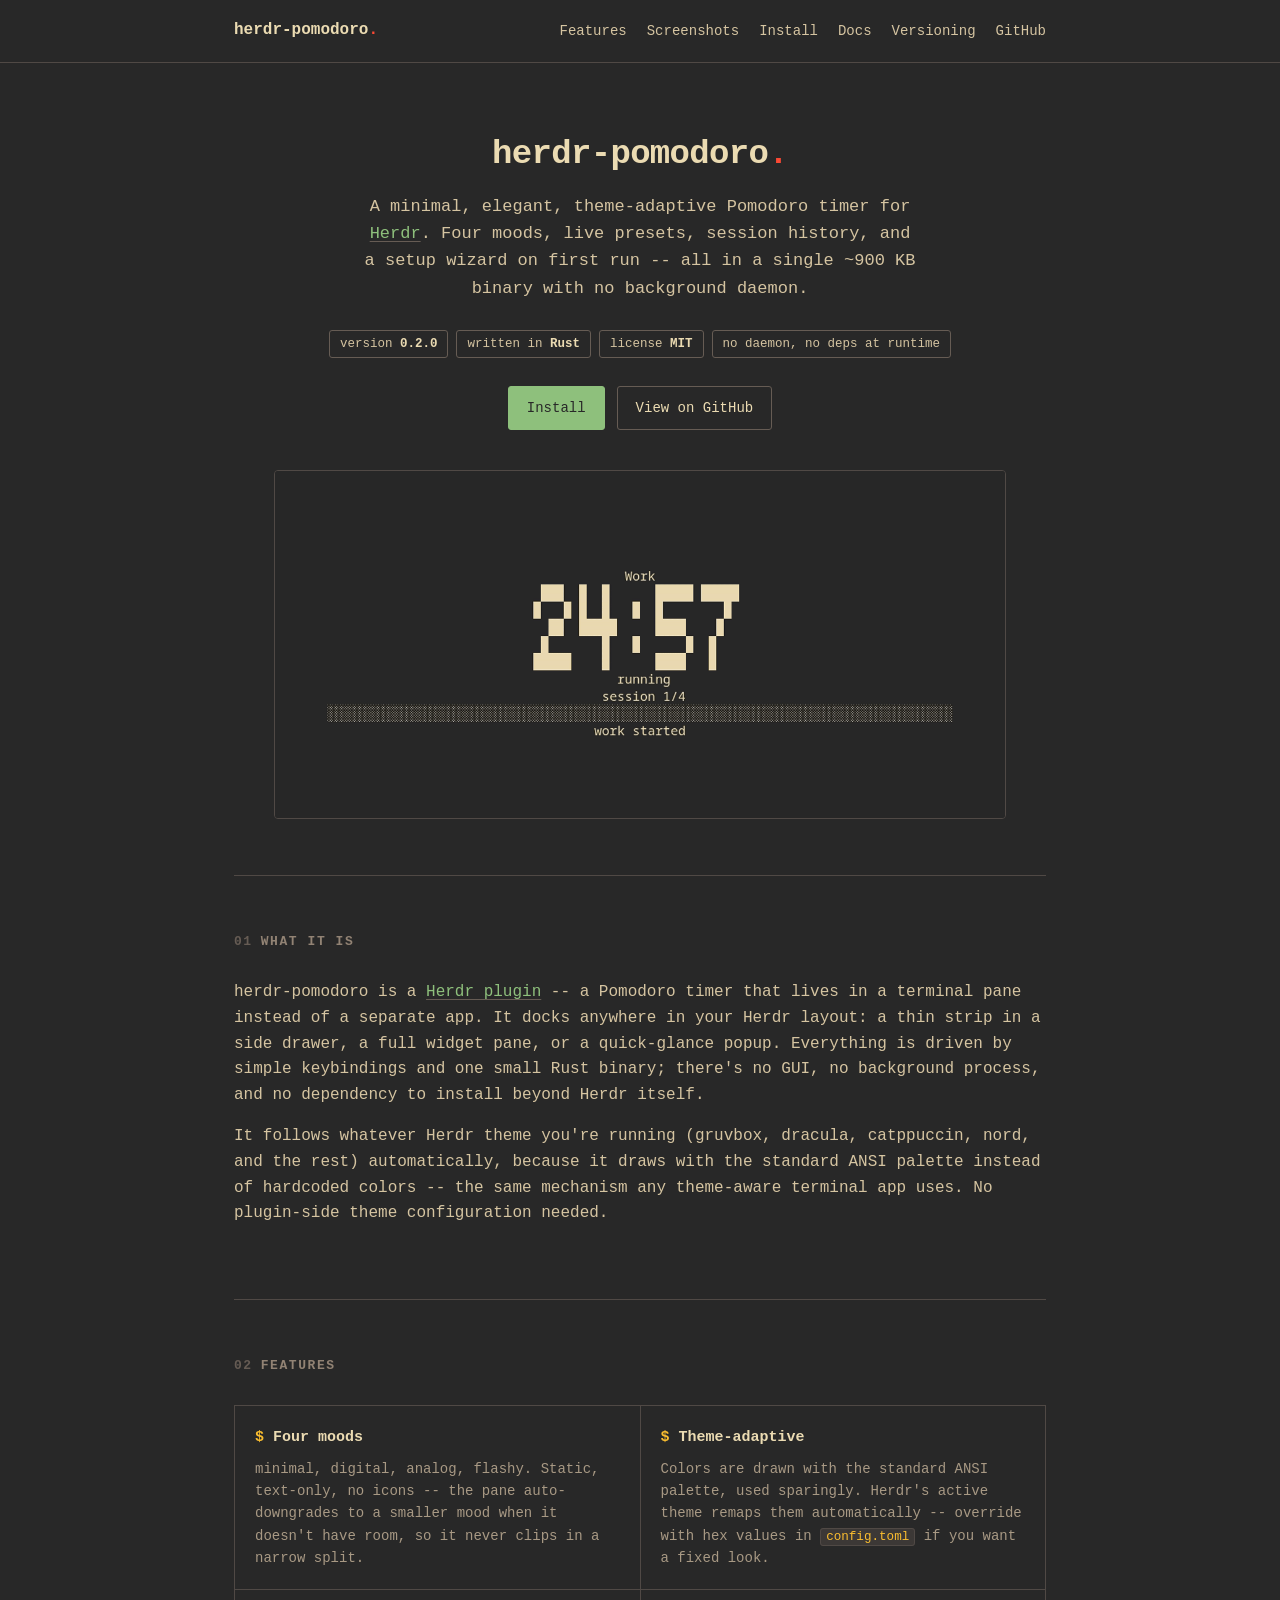
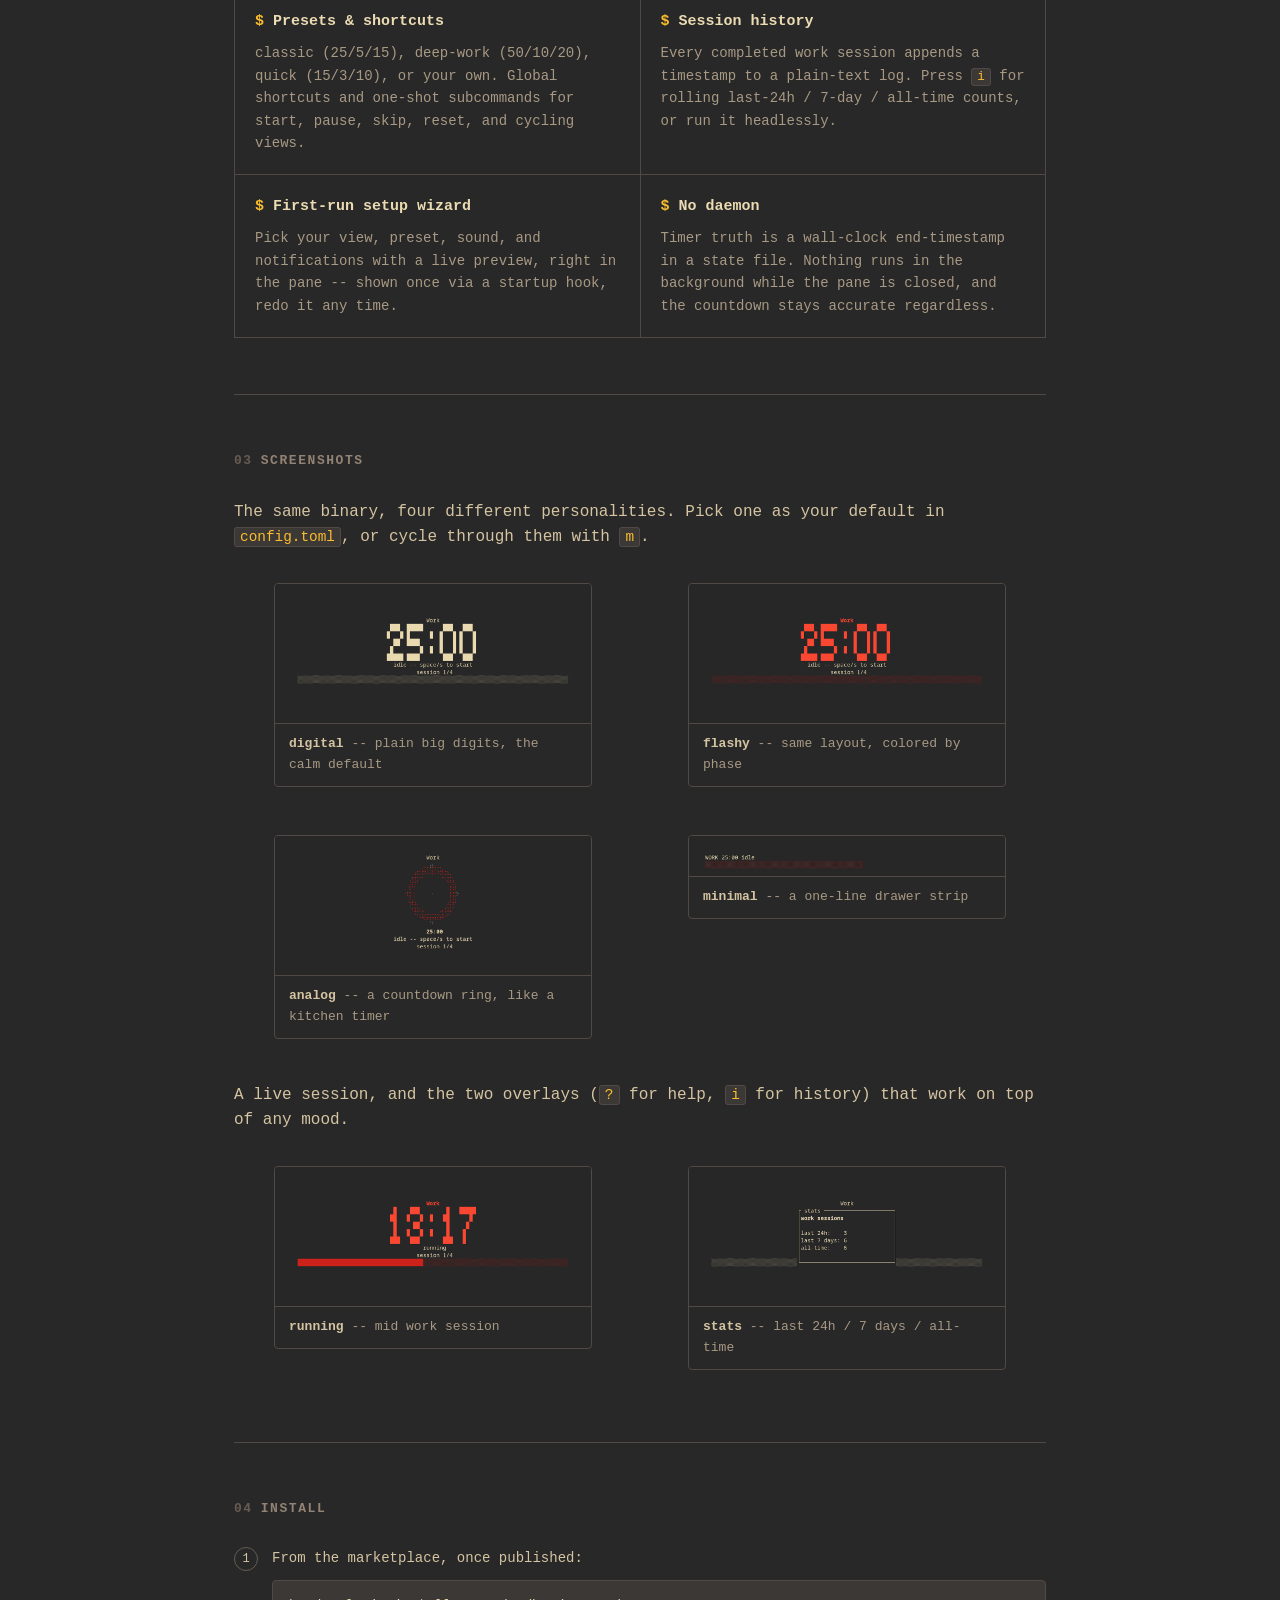
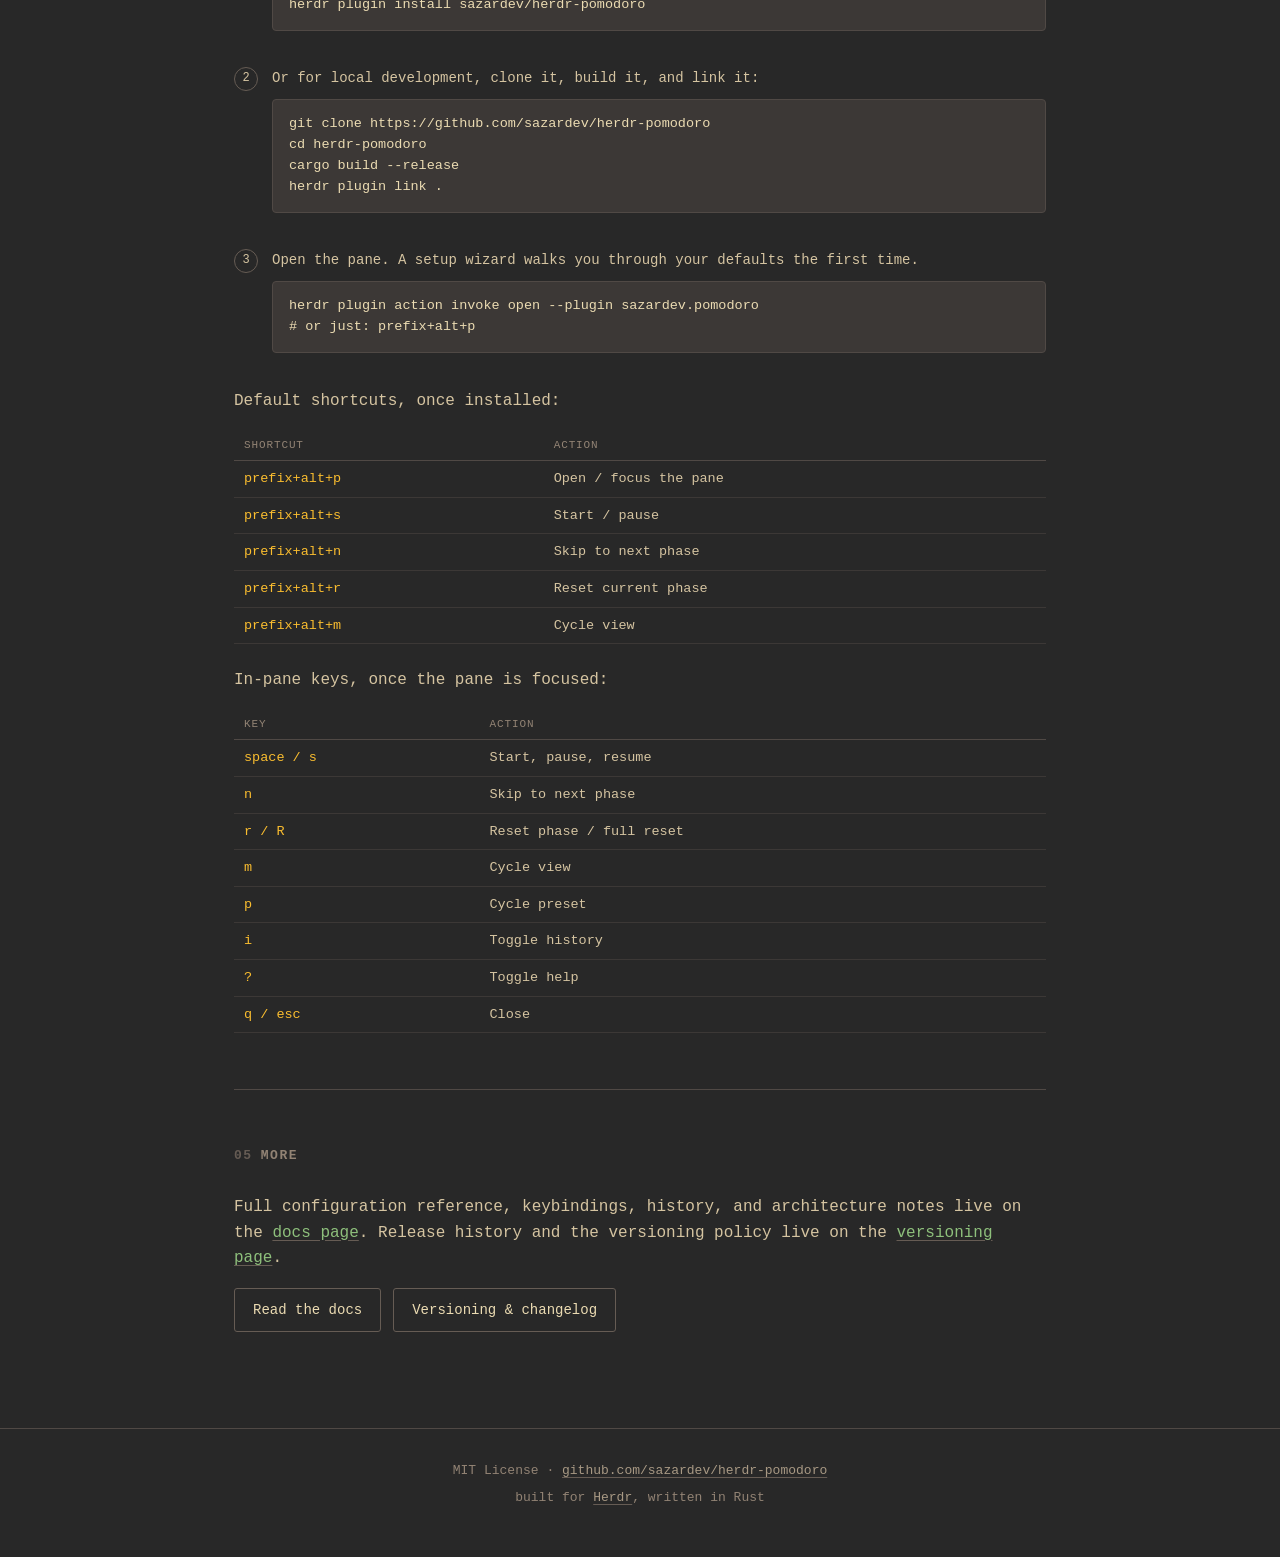
<file: site/index.html>
<!doctype html>
<html lang="en">
<head>
<meta charset="utf-8">
<meta name="viewport" content="width=device-width, initial-scale=1">
<title>herdr-pomodoro -- a minimal Pomodoro timer for Herdr</title>
<meta name="description" content="A minimal, elegant, theme-adaptive Pomodoro timer plugin for Herdr. Four moods, presets, history, and a first-run setup wizard -- ~900KB, no daemon.">
<link rel="stylesheet" href="style.css">
</head>
<body>

<header class="site">
  <nav class="nav">
    <a class="brand" href="#top">herdr-pomodoro<span class="dot">.</span></a>
    <div class="nav-links">
      <a href="index.html#features">Features</a>
      <a href="index.html#screenshots">Screenshots</a>
      <a href="index.html#install">Install</a>
      <a href="docs.html">Docs</a>
      <a href="versioning.html">Versioning</a>
      <a href="https://github.com/sazardev/herdr-pomodoro">GitHub</a>
    </div>
  </nav>
</header>

<main class="wrap" id="top">

  <section class="hero" style="border-top:none;">
    <h1>herdr-pomodoro<span class="dot">.</span></h1>
    <p class="tagline">
      A minimal, elegant, theme-adaptive Pomodoro timer for
      <a href="https://herdr.dev">Herdr</a>. Four moods, live presets,
      session history, and a setup wizard on first run -- all in a single
      ~900&nbsp;KB binary with no background daemon.
    </p>

    <div class="badges">
      <span class="badge">version <b>0.2.0</b></span>
      <span class="badge">written in <b>Rust</b></span>
      <span class="badge">license <b>MIT</b></span>
      <span class="badge">no daemon, no deps at runtime</span>
    </div>

    <div class="cta-row">
      <a class="btn primary" href="#install">Install</a>
      <a class="btn" href="https://github.com/sazardev/herdr-pomodoro">View on GitHub</a>
    </div>

    <figure class="demo-frame">
      <img src="assets/demo.gif" alt="Terminal recording of herdr-pomodoro: starting a session, skipping a phase, cycling through minimal, digital, analog and flashy views, and opening the help and stats overlays.">
    </figure>
  </section>

  <section id="what">
    <h2><span class="n">01</span>What it is</h2>
    <p>
      herdr-pomodoro is a <a href="https://herdr.dev/docs/plugins/">Herdr plugin</a>
      -- a Pomodoro timer that lives in a terminal pane instead of a separate
      app. It docks anywhere in your Herdr layout: a thin strip in a side
      drawer, a full widget pane, or a quick-glance popup. Everything is
      driven by simple keybindings and one small Rust binary; there's no
      GUI, no background process, and no dependency to install beyond Herdr
      itself.
    </p>
    <p>
      It follows whatever Herdr theme you're running (gruvbox, dracula,
      catppuccin, nord, and the rest) automatically, because it draws with
      the standard ANSI palette instead of hardcoded colors -- the same
      mechanism any theme-aware terminal app uses. No plugin-side theme
      configuration needed.
    </p>
  </section>

  <section id="features">
    <h2><span class="n">02</span>Features</h2>
    <div class="grid">
      <div class="card">
        <h3><span class="k">$</span> Four moods</h3>
        <p>minimal, digital, analog, flashy. Static, text-only, no icons --
        the pane auto-downgrades to a smaller mood when it doesn't have
        room, so it never clips in a narrow split.</p>
      </div>
      <div class="card">
        <h3><span class="k">$</span> Theme-adaptive</h3>
        <p>Colors are drawn with the standard ANSI palette, used sparingly.
        Herdr's active theme remaps them automatically -- override with hex
        values in <code>config.toml</code> if you want a fixed look.</p>
      </div>
      <div class="card">
        <h3><span class="k">$</span> Presets & shortcuts</h3>
        <p>classic (25/5/15), deep-work (50/10/20), quick (15/3/10), or your
        own. Global shortcuts and one-shot subcommands for start, pause,
        skip, reset, and cycling views.</p>
      </div>
      <div class="card">
        <h3><span class="k">$</span> Session history</h3>
        <p>Every completed work session appends a timestamp to a plain-text
        log. Press <code>i</code> for rolling last-24h / 7-day / all-time
        counts, or run it headlessly.</p>
      </div>
      <div class="card">
        <h3><span class="k">$</span> First-run setup wizard</h3>
        <p>Pick your view, preset, sound, and notifications with a live
        preview, right in the pane -- shown once via a startup hook, redo it
        any time.</p>
      </div>
      <div class="card">
        <h3><span class="k">$</span> No daemon</h3>
        <p>Timer truth is a wall-clock end-timestamp in a state file.
        Nothing runs in the background while the pane is closed, and the
        countdown stays accurate regardless.</p>
      </div>
    </div>
  </section>

  <section id="screenshots">
    <h2><span class="n">03</span>Screenshots</h2>
    <p>The same binary, four different personalities. Pick one as your
    default in <code>config.toml</code>, or cycle through them with
    <code>m</code>.</p>

    <div class="shots">
      <figure class="shot">
        <img src="assets/screenshot-digital.png" alt="digital mood: plain big block digits, the calm default">
        <figcaption><b>digital</b> -- plain big digits, the calm default</figcaption>
      </figure>
      <figure class="shot">
        <img src="assets/screenshot-flashy.png" alt="flashy mood: same layout as digital, colored by phase">
        <figcaption><b>flashy</b> -- same layout, colored by phase</figcaption>
      </figure>
      <figure class="shot">
        <img src="assets/screenshot-analog.png" alt="analog mood: a countdown ring, like a kitchen visual timer">
        <figcaption><b>analog</b> -- a countdown ring, like a kitchen timer</figcaption>
      </figure>
      <figure class="shot">
        <img src="assets/screenshot-minimal.png" alt="minimal mood: a one-line drawer strip">
        <figcaption><b>minimal</b> -- a one-line drawer strip</figcaption>
      </figure>
    </div>

    <p style="margin-top:28px;">A live session, and the two overlays
    (<code>?</code> for help, <code>i</code> for history) that work on top
    of any mood.</p>

    <div class="shots overlays">
      <figure class="shot">
        <img src="assets/screenshot-running.png" alt="a work session in progress, flashy mood, red progress bar about half full">
        <figcaption><b>running</b> -- mid work session</figcaption>
      </figure>
      <figure class="shot">
        <img src="assets/screenshot-stats.png" alt="the stats overlay showing rolling work session counts">
        <figcaption><b>stats</b> -- last 24h / 7 days / all-time</figcaption>
      </figure>
    </div>
  </section>

  <section id="install">
    <h2><span class="n">04</span>Install</h2>

    <div class="step">
      <div class="num">1</div>
      <div class="body">
        <p>From the marketplace, once published:</p>
        <pre><code>herdr plugin install sazardev/herdr-pomodoro</code></pre>
      </div>
    </div>

    <div class="step">
      <div class="num">2</div>
      <div class="body">
        <p>Or for local development, clone it, build it, and link it:</p>
        <pre><code>git clone https://github.com/sazardev/herdr-pomodoro
cd herdr-pomodoro
cargo build --release
herdr plugin link .</code></pre>
      </div>
    </div>

    <div class="step">
      <div class="num">3</div>
      <div class="body">
        <p>Open the pane. A setup wizard walks you through your defaults
        the first time.</p>
        <pre><code>herdr plugin action invoke open --plugin sazardev.pomodoro
# or just: prefix+alt+p</code></pre>
      </div>
    </div>

    <p>Default shortcuts, once installed:</p>
    <table class="keys">
      <tr><th>shortcut</th><th>action</th></tr>
      <tr><td>prefix+alt+p</td><td>Open / focus the pane</td></tr>
      <tr><td>prefix+alt+s</td><td>Start / pause</td></tr>
      <tr><td>prefix+alt+n</td><td>Skip to next phase</td></tr>
      <tr><td>prefix+alt+r</td><td>Reset current phase</td></tr>
      <tr><td>prefix+alt+m</td><td>Cycle view</td></tr>
    </table>

    <p style="margin-top:24px;">In-pane keys, once the pane is focused:</p>
    <table class="keys">
      <tr><th>key</th><th>action</th></tr>
      <tr><td>space / s</td><td>Start, pause, resume</td></tr>
      <tr><td>n</td><td>Skip to next phase</td></tr>
      <tr><td>r / R</td><td>Reset phase / full reset</td></tr>
      <tr><td>m</td><td>Cycle view</td></tr>
      <tr><td>p</td><td>Cycle preset</td></tr>
      <tr><td>i</td><td>Toggle history</td></tr>
      <tr><td>?</td><td>Toggle help</td></tr>
      <tr><td>q / esc</td><td>Close</td></tr>
    </table>
  </section>

  <section id="more">
    <h2><span class="n">05</span>More</h2>
    <p>
      Full configuration reference, keybindings, history, and architecture
      notes live on the <a href="docs.html">docs page</a>. Release history
      and the versioning policy live on the
      <a href="versioning.html">versioning page</a>.
    </p>
    <div class="cta-row" style="justify-content:flex-start;">
      <a class="btn" href="docs.html">Read the docs</a>
      <a class="btn" href="versioning.html">Versioning &amp; changelog</a>
    </div>
  </section>

</main>

<footer>
  <div>MIT License &middot; <a href="https://github.com/sazardev/herdr-pomodoro">github.com/sazardev/herdr-pomodoro</a></div>
  <div class="made">built for <a href="https://herdr.dev">Herdr</a>, written in Rust</div>
</footer>

</body>
</html>
</file>
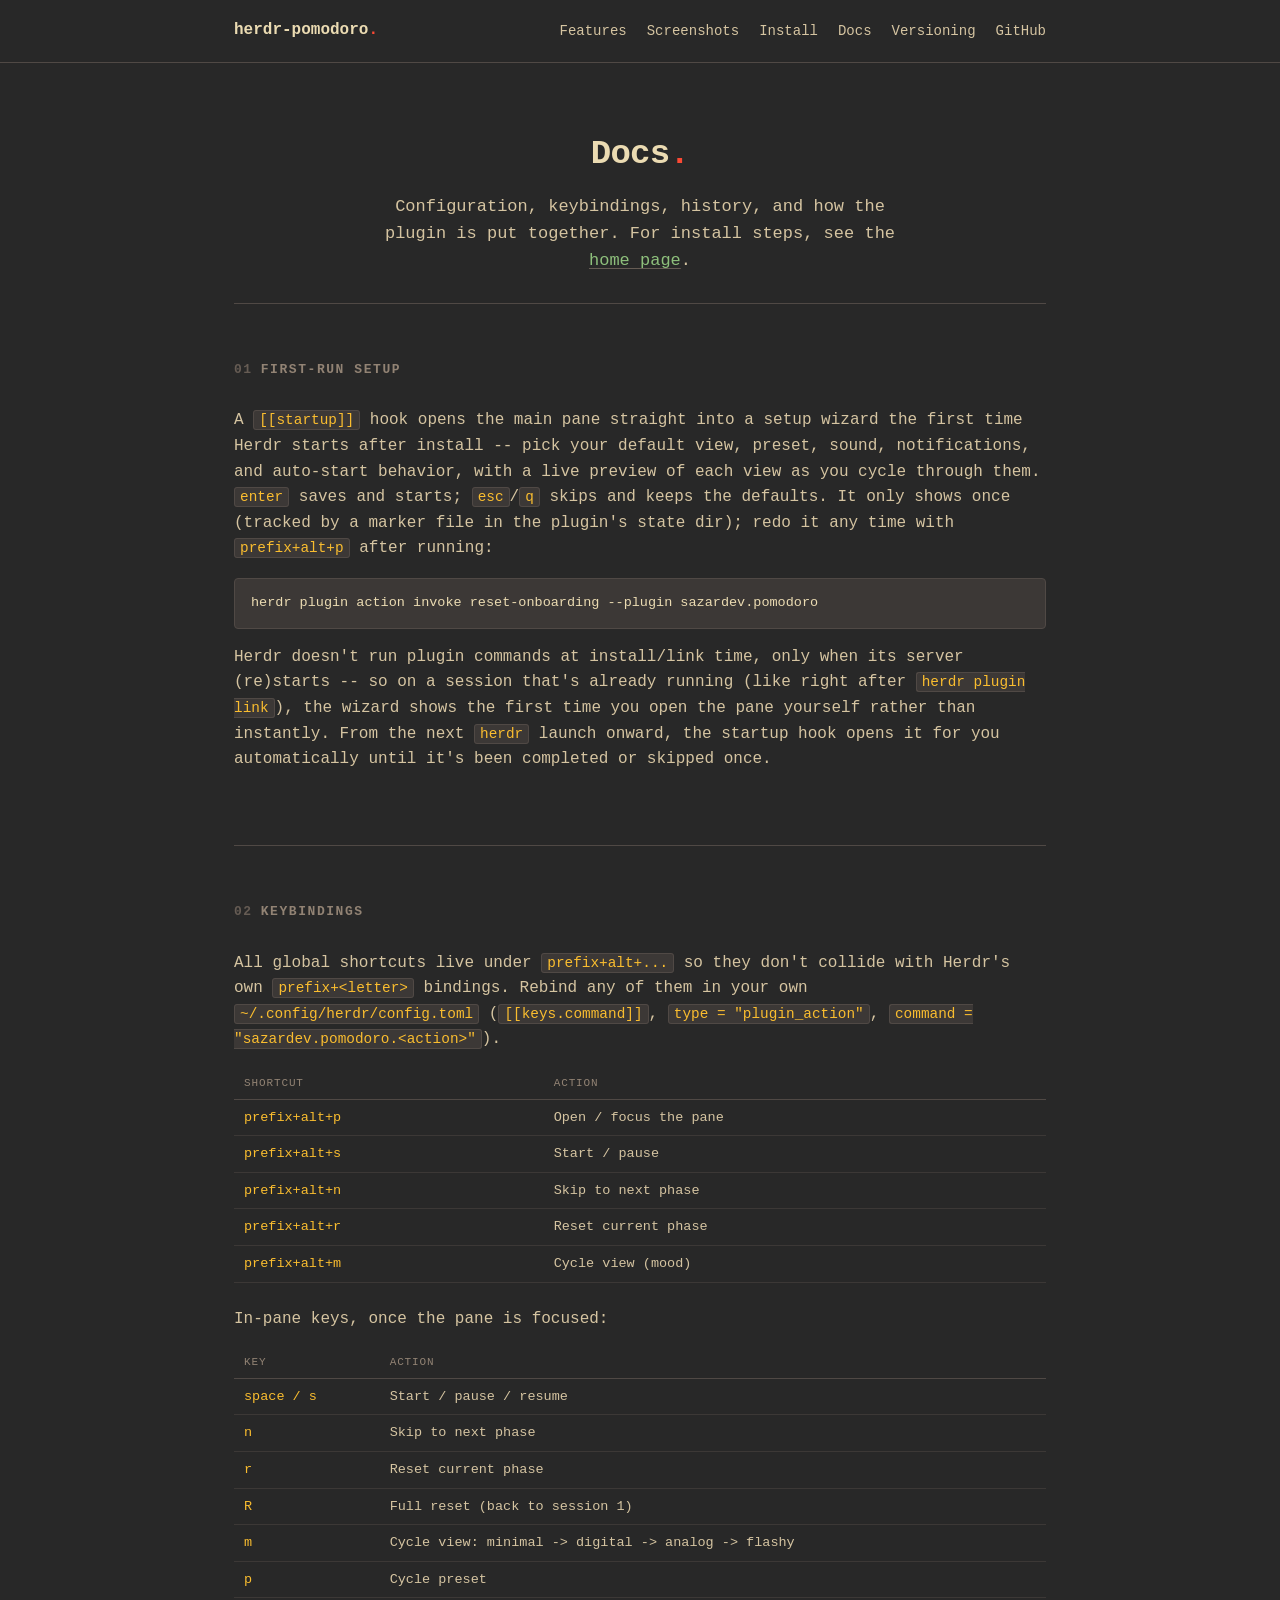
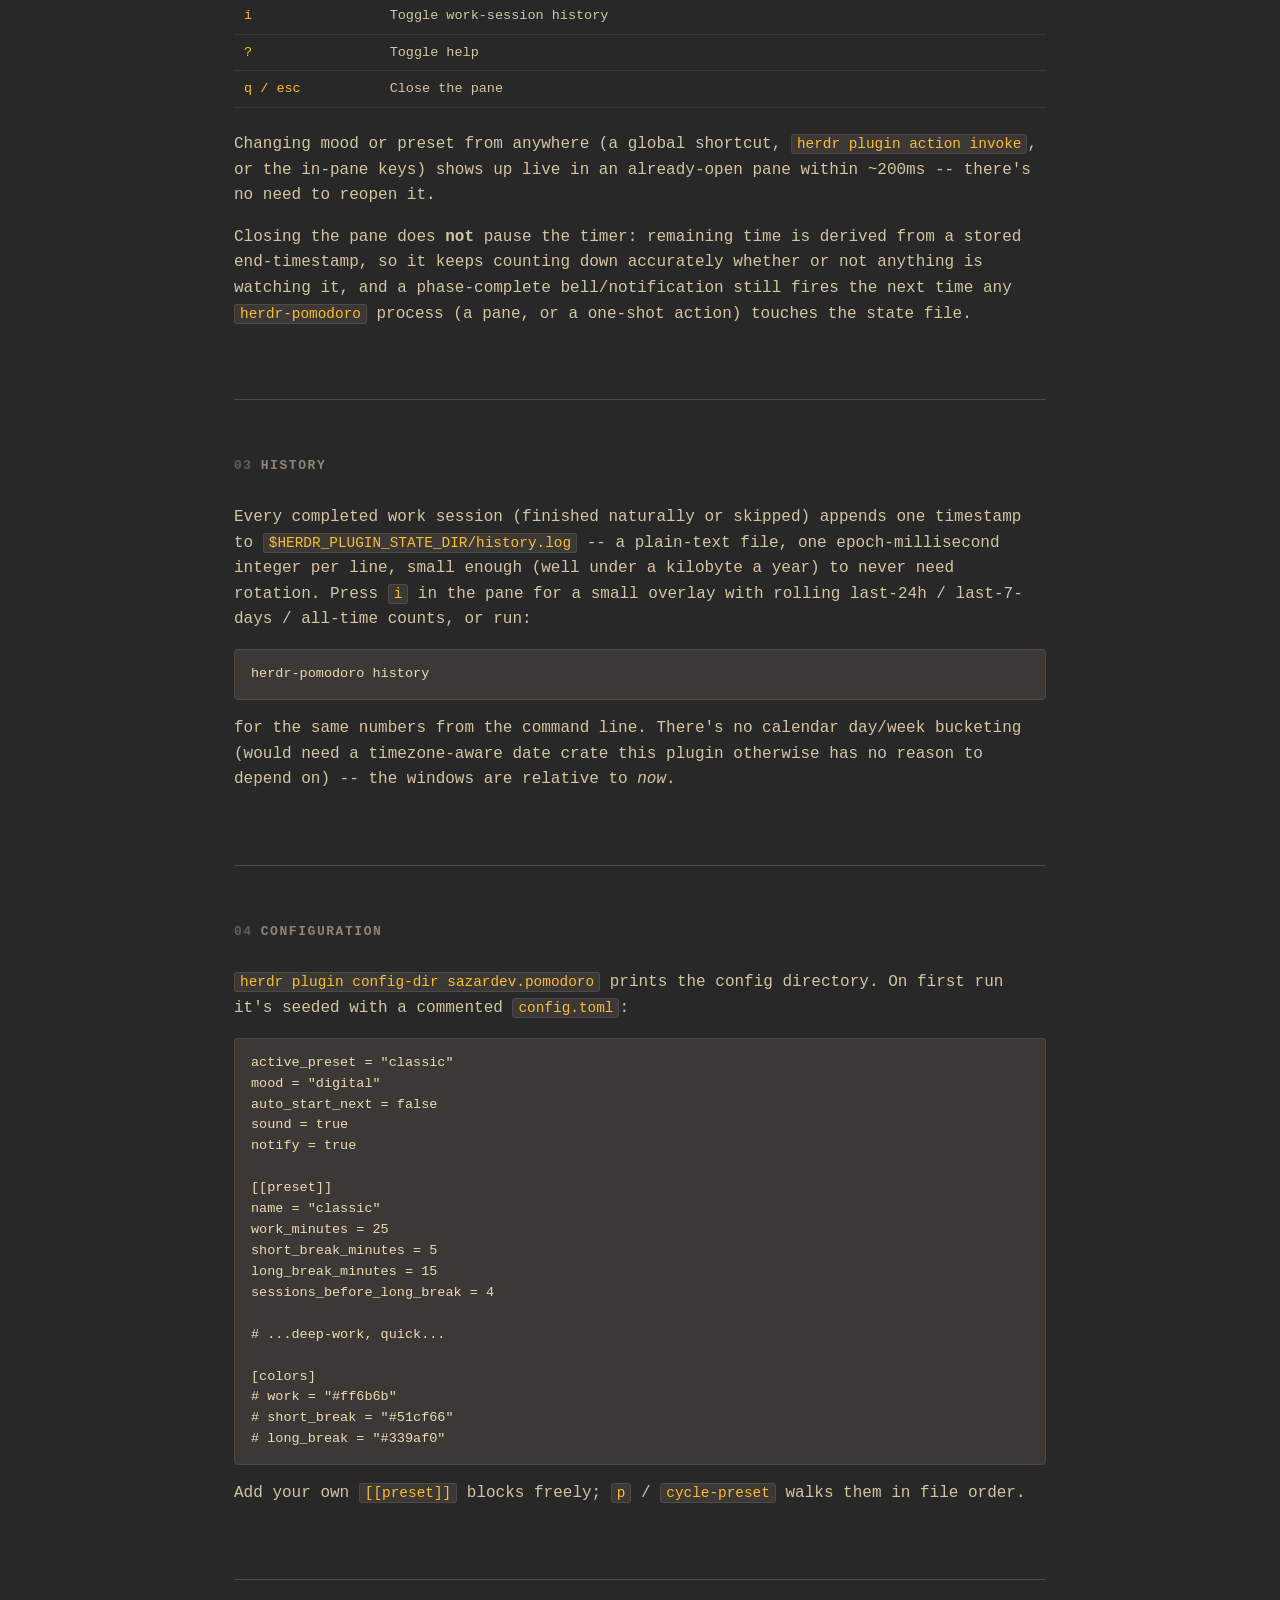
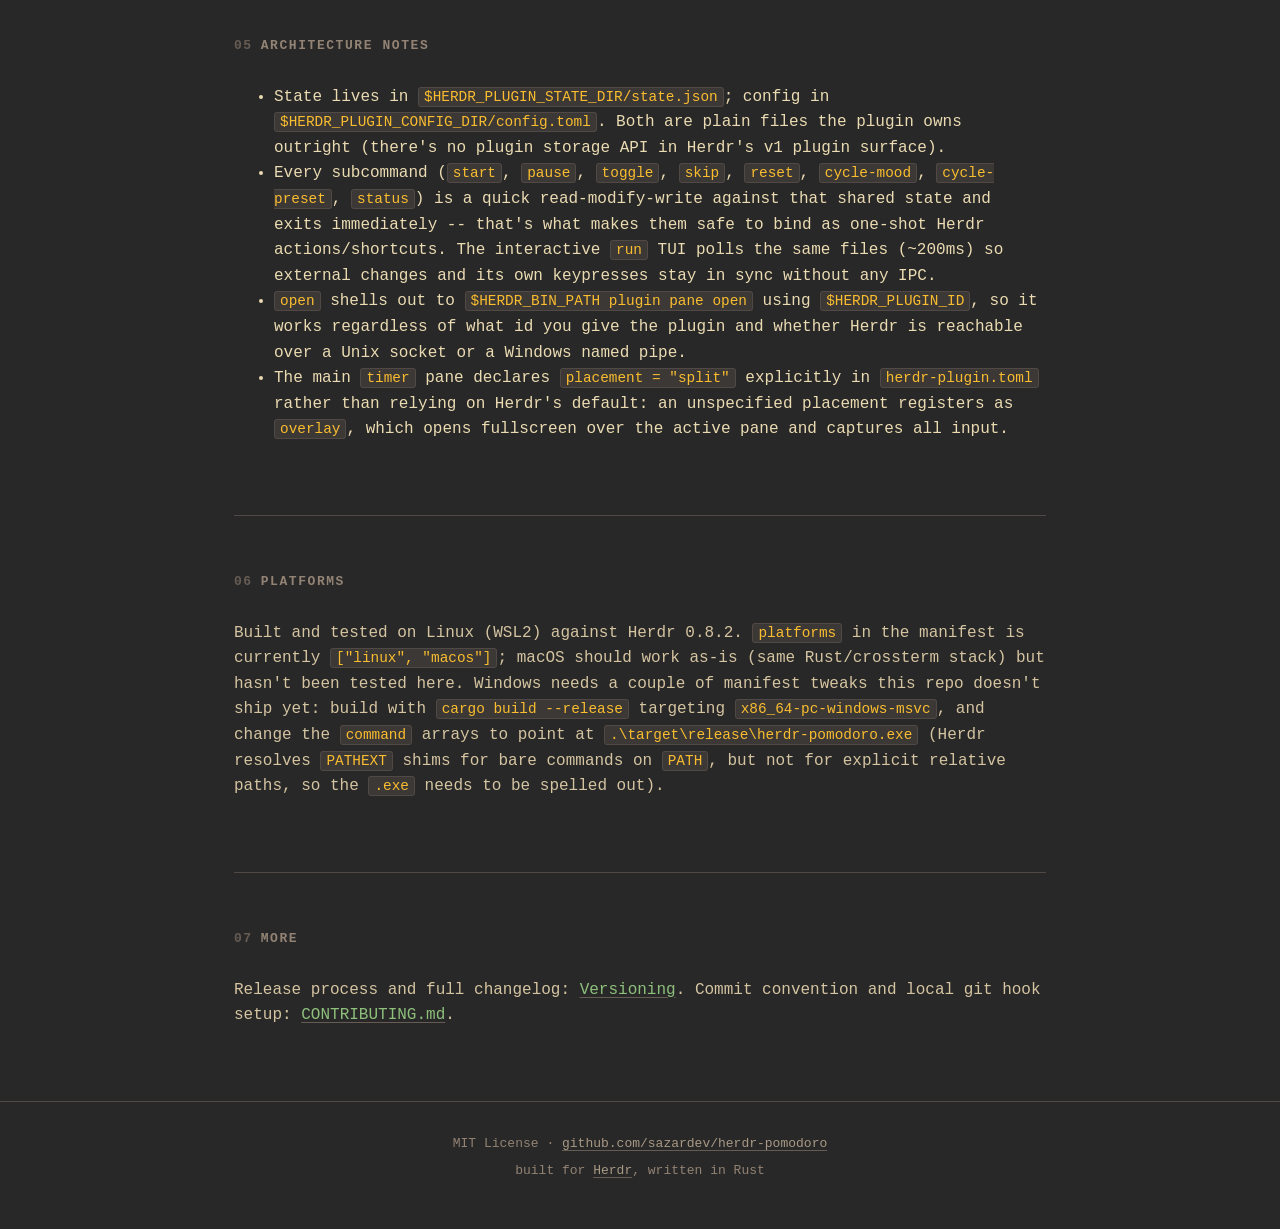
<file: site/docs.html>
<!doctype html>
<html lang="en">
<head>
<meta charset="utf-8">
<meta name="viewport" content="width=device-width, initial-scale=1">
<title>Docs -- herdr-pomodoro</title>
<meta name="description" content="herdr-pomodoro documentation: first-run setup, keybindings, history, configuration, architecture, and platform notes.">
<link rel="stylesheet" href="style.css">
</head>
<body>

<header class="site">
  <nav class="nav">
    <a class="brand" href="index.html">herdr-pomodoro<span class="dot">.</span></a>
    <div class="nav-links">
      <a href="index.html#features">Features</a>
      <a href="index.html#screenshots">Screenshots</a>
      <a href="index.html#install">Install</a>
      <a href="docs.html">Docs</a>
      <a href="versioning.html">Versioning</a>
      <a href="https://github.com/sazardev/herdr-pomodoro">GitHub</a>
    </div>
  </nav>
</header>

<main class="wrap" id="top">

  <section class="hero" style="border-top:none; padding-bottom:0;">
    <h1>Docs<span class="dot">.</span></h1>
    <p class="tagline">
      Configuration, keybindings, history, and how the plugin is put
      together. For install steps, see the
      <a href="index.html#install">home page</a>.
    </p>
  </section>

  <section id="setup">
    <h2><span class="n">01</span>First-run setup</h2>
    <p>
      A <code>[[startup]]</code> hook opens the main pane straight into a
      setup wizard the first time Herdr starts after install -- pick your
      default view, preset, sound, notifications, and auto-start behavior,
      with a live preview of each view as you cycle through them.
      <code>enter</code> saves and starts; <code>esc</code>/<code>q</code>
      skips and keeps the defaults. It only shows once (tracked by a marker
      file in the plugin's state dir); redo it any time with
      <code>prefix+alt+p</code> after running:
    </p>
    <pre><code>herdr plugin action invoke reset-onboarding --plugin sazardev.pomodoro</code></pre>
    <p>
      Herdr doesn't run plugin commands at install/link time, only when its
      server (re)starts -- so on a session that's already running (like
      right after <code>herdr plugin link</code>), the wizard shows the
      first time you open the pane yourself rather than instantly. From the
      next <code>herdr</code> launch onward, the startup hook opens it for
      you automatically until it's been completed or skipped once.
    </p>
  </section>

  <section id="keybindings">
    <h2><span class="n">02</span>Keybindings</h2>

    <p>All global shortcuts live under <code>prefix+alt+...</code> so they
    don't collide with Herdr's own <code>prefix+&lt;letter&gt;</code>
    bindings. Rebind any of them in your own
    <code>~/.config/herdr/config.toml</code> (<code>[[keys.command]]</code>,
    <code>type = "plugin_action"</code>,
    <code>command = "sazardev.pomodoro.&lt;action&gt;"</code>).</p>

    <table class="keys">
      <tr><th>shortcut</th><th>action</th></tr>
      <tr><td>prefix+alt+p</td><td>Open / focus the pane</td></tr>
      <tr><td>prefix+alt+s</td><td>Start / pause</td></tr>
      <tr><td>prefix+alt+n</td><td>Skip to next phase</td></tr>
      <tr><td>prefix+alt+r</td><td>Reset current phase</td></tr>
      <tr><td>prefix+alt+m</td><td>Cycle view (mood)</td></tr>
    </table>

    <p style="margin-top:24px;">In-pane keys, once the pane is focused:</p>
    <table class="keys">
      <tr><th>key</th><th>action</th></tr>
      <tr><td>space / s</td><td>Start / pause / resume</td></tr>
      <tr><td>n</td><td>Skip to next phase</td></tr>
      <tr><td>r</td><td>Reset current phase</td></tr>
      <tr><td>R</td><td>Full reset (back to session 1)</td></tr>
      <tr><td>m</td><td>Cycle view: minimal -&gt; digital -&gt; analog -&gt; flashy</td></tr>
      <tr><td>p</td><td>Cycle preset</td></tr>
      <tr><td>i</td><td>Toggle work-session history</td></tr>
      <tr><td>?</td><td>Toggle help</td></tr>
      <tr><td>q / esc</td><td>Close the pane</td></tr>
    </table>

    <p style="margin-top:24px;">
      Changing mood or preset from anywhere (a global shortcut,
      <code>herdr plugin action invoke</code>, or the in-pane keys) shows up
      live in an already-open pane within ~200ms -- there's no need to
      reopen it.
    </p>
    <p>
      Closing the pane does <b>not</b> pause the timer: remaining time is
      derived from a stored end-timestamp, so it keeps counting down
      accurately whether or not anything is watching it, and a
      phase-complete bell/notification still fires the next time any
      <code>herdr-pomodoro</code> process (a pane, or a one-shot action)
      touches the state file.
    </p>
  </section>

  <section id="history">
    <h2><span class="n">03</span>History</h2>
    <p>
      Every completed work session (finished naturally or skipped) appends
      one timestamp to <code>$HERDR_PLUGIN_STATE_DIR/history.log</code> -- a
      plain-text file, one epoch-millisecond integer per line, small enough
      (well under a kilobyte a year) to never need rotation. Press
      <code>i</code> in the pane for a small overlay with rolling last-24h /
      last-7-days / all-time counts, or run:
    </p>
    <pre><code>herdr-pomodoro history</code></pre>
    <p>
      for the same numbers from the command line. There's no calendar
      day/week bucketing (would need a timezone-aware date crate this
      plugin otherwise has no reason to depend on) -- the windows are
      relative to <em>now</em>.
    </p>
  </section>

  <section id="configuration">
    <h2><span class="n">04</span>Configuration</h2>
    <p>
      <code>herdr plugin config-dir sazardev.pomodoro</code> prints the
      config directory. On first run it's seeded with a commented
      <code>config.toml</code>:
    </p>
    <pre><code>active_preset = "classic"
mood = "digital"
auto_start_next = false
sound = true
notify = true

[[preset]]
name = "classic"
work_minutes = 25
short_break_minutes = 5
long_break_minutes = 15
sessions_before_long_break = 4

# ...deep-work, quick...

[colors]
# work = "#ff6b6b"
# short_break = "#51cf66"
# long_break = "#339af0"</code></pre>
    <p>
      Add your own <code>[[preset]]</code> blocks freely;
      <code>p</code> / <code>cycle-preset</code> walks them in file order.
    </p>
  </section>

  <section id="architecture">
    <h2><span class="n">05</span>Architecture notes</h2>
    <ul>
      <li>State lives in <code>$HERDR_PLUGIN_STATE_DIR/state.json</code>;
      config in <code>$HERDR_PLUGIN_CONFIG_DIR/config.toml</code>. Both are
      plain files the plugin owns outright (there's no plugin storage API
      in Herdr's v1 plugin surface).</li>
      <li>Every subcommand (<code>start</code>, <code>pause</code>,
      <code>toggle</code>, <code>skip</code>, <code>reset</code>,
      <code>cycle-mood</code>, <code>cycle-preset</code>,
      <code>status</code>) is a quick read-modify-write against that shared
      state and exits immediately -- that's what makes them safe to bind as
      one-shot Herdr actions/shortcuts. The interactive <code>run</code> TUI
      polls the same files (~200ms) so external changes and its own
      keypresses stay in sync without any IPC.</li>
      <li><code>open</code> shells out to
      <code>$HERDR_BIN_PATH plugin pane open</code> using
      <code>$HERDR_PLUGIN_ID</code>, so it works regardless of what id you
      give the plugin and whether Herdr is reachable over a Unix socket or
      a Windows named pipe.</li>
      <li>The main <code>timer</code> pane declares
      <code>placement = "split"</code> explicitly in
      <code>herdr-plugin.toml</code> rather than relying on Herdr's
      default: an unspecified placement registers as <code>overlay</code>,
      which opens fullscreen over the active pane and captures all input.</li>
    </ul>
  </section>

  <section id="platforms">
    <h2><span class="n">06</span>Platforms</h2>
    <p>
      Built and tested on Linux (WSL2) against Herdr 0.8.2.
      <code>platforms</code> in the manifest is currently
      <code>["linux", "macos"]</code>; macOS should work as-is (same
      Rust/crossterm stack) but hasn't been tested here. Windows needs a
      couple of manifest tweaks this repo doesn't ship yet: build with
      <code>cargo build --release</code> targeting
      <code>x86_64-pc-windows-msvc</code>, and change the
      <code>command</code> arrays to point at
      <code>.\target\release\herdr-pomodoro.exe</code> (Herdr resolves
      <code>PATHEXT</code> shims for bare commands on <code>PATH</code>,
      but not for explicit relative paths, so the <code>.exe</code> needs
      to be spelled out).
    </p>
  </section>

  <section id="more">
    <h2><span class="n">07</span>More</h2>
    <p>
      Release process and full changelog: <a href="versioning.html">Versioning</a>.
      Commit convention and local git hook setup:
      <a href="https://github.com/sazardev/herdr-pomodoro/blob/main/CONTRIBUTING.md">CONTRIBUTING.md</a>.
    </p>
  </section>

</main>

<footer>
  <div>MIT License &middot; <a href="https://github.com/sazardev/herdr-pomodoro">github.com/sazardev/herdr-pomodoro</a></div>
  <div class="made">built for <a href="https://herdr.dev">Herdr</a>, written in Rust</div>
</footer>

</body>
</html>
</file>
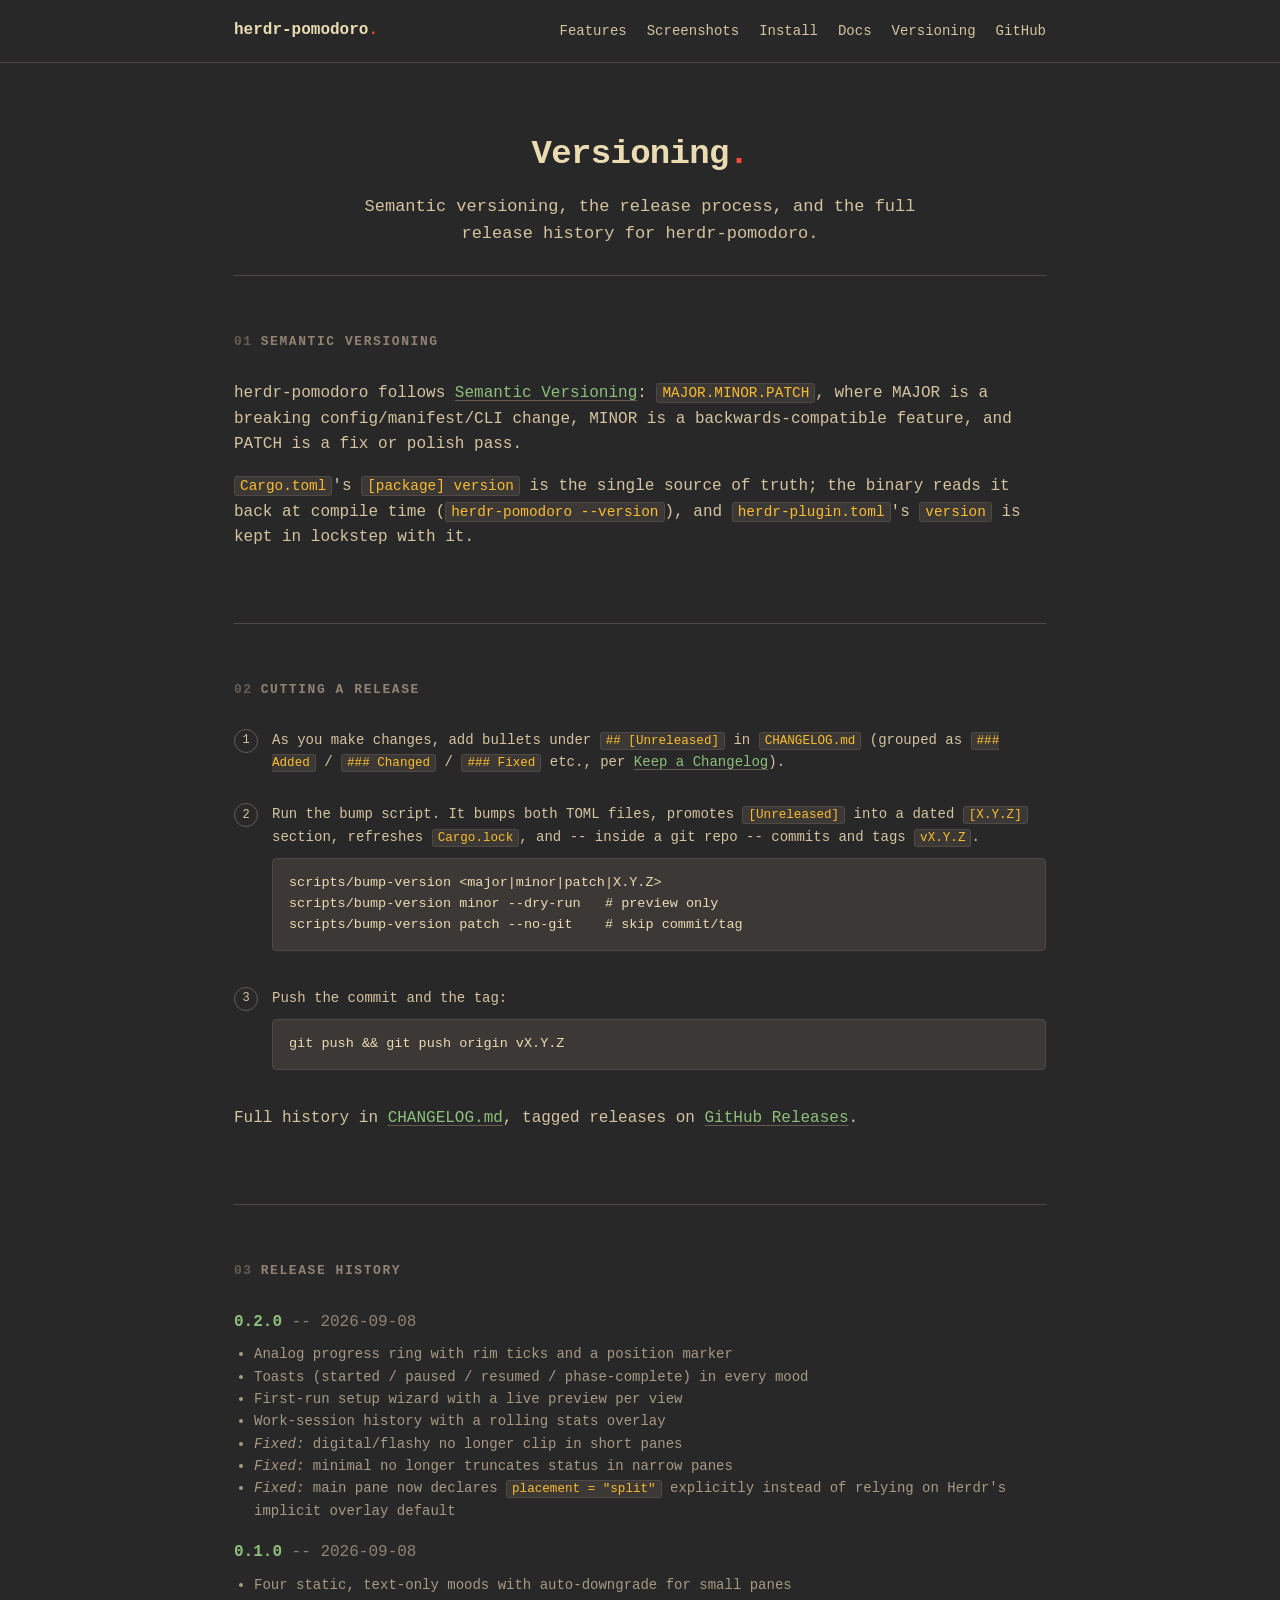
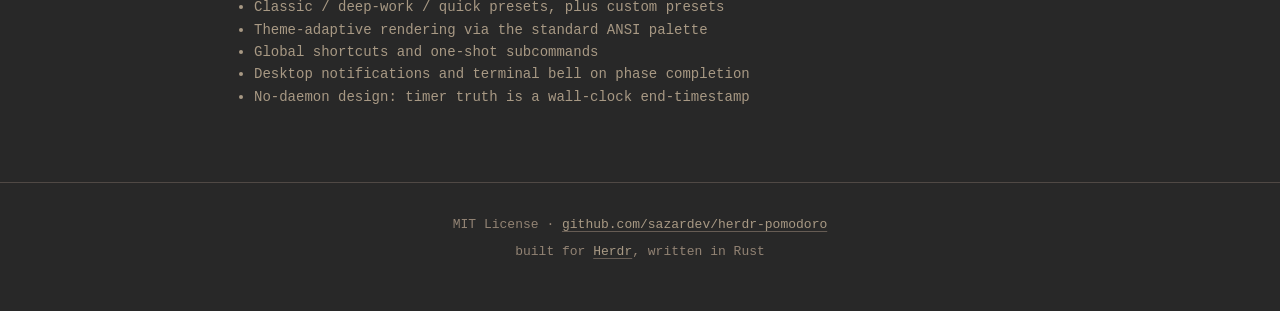
<file: site/versioning.html>
<!doctype html>
<html lang="en">
<head>
<meta charset="utf-8">
<meta name="viewport" content="width=device-width, initial-scale=1">
<title>Versioning -- herdr-pomodoro</title>
<meta name="description" content="herdr-pomodoro's versioning policy, release process, and release history.">
<link rel="stylesheet" href="style.css">
</head>
<body>

<header class="site">
  <nav class="nav">
    <a class="brand" href="index.html">herdr-pomodoro<span class="dot">.</span></a>
    <div class="nav-links">
      <a href="index.html#features">Features</a>
      <a href="index.html#screenshots">Screenshots</a>
      <a href="index.html#install">Install</a>
      <a href="docs.html">Docs</a>
      <a href="versioning.html">Versioning</a>
      <a href="https://github.com/sazardev/herdr-pomodoro">GitHub</a>
    </div>
  </nav>
</header>

<main class="wrap" id="top">

  <section class="hero" style="border-top:none; padding-bottom:0;">
    <h1>Versioning<span class="dot">.</span></h1>
    <p class="tagline">
      Semantic versioning, the release process, and the full release
      history for herdr-pomodoro.
    </p>
  </section>

  <section id="semver">
    <h2><span class="n">01</span>Semantic versioning</h2>
    <p>
      herdr-pomodoro follows <a href="https://semver.org/">Semantic
      Versioning</a>: <code>MAJOR.MINOR.PATCH</code>, where MAJOR is a
      breaking config/manifest/CLI change, MINOR is a backwards-compatible
      feature, and PATCH is a fix or polish pass.
    </p>
    <p>
      <code>Cargo.toml</code>'s <code>[package] version</code> is the single
      source of truth; the binary reads it back at compile time
      (<code>herdr-pomodoro --version</code>), and
      <code>herdr-plugin.toml</code>'s <code>version</code> is kept in
      lockstep with it.
    </p>
  </section>

  <section id="releasing">
    <h2><span class="n">02</span>Cutting a release</h2>

    <div class="step">
      <div class="num">1</div>
      <div class="body">
        <p>As you make changes, add bullets under <code>## [Unreleased]</code>
        in <code>CHANGELOG.md</code> (grouped as <code>### Added</code> /
        <code>### Changed</code> / <code>### Fixed</code> etc., per
        <a href="https://keepachangelog.com/en/1.1.0/">Keep a Changelog</a>).</p>
      </div>
    </div>

    <div class="step">
      <div class="num">2</div>
      <div class="body">
        <p>Run the bump script. It bumps both TOML files, promotes
        <code>[Unreleased]</code> into a dated <code>[X.Y.Z]</code> section,
        refreshes <code>Cargo.lock</code>, and -- inside a git repo -- commits
        and tags <code>vX.Y.Z</code>.</p>
        <pre><code>scripts/bump-version &lt;major|minor|patch|X.Y.Z&gt;
scripts/bump-version minor --dry-run   # preview only
scripts/bump-version patch --no-git    # skip commit/tag</code></pre>
      </div>
    </div>

    <div class="step">
      <div class="num">3</div>
      <div class="body">
        <p>Push the commit and the tag:</p>
        <pre><code>git push && git push origin vX.Y.Z</code></pre>
      </div>
    </div>

    <p>Full history in
    <a href="https://github.com/sazardev/herdr-pomodoro/blob/main/CHANGELOG.md">CHANGELOG.md</a>,
    tagged releases on
    <a href="https://github.com/sazardev/herdr-pomodoro/releases">GitHub Releases</a>.</p>
  </section>

  <section id="history">
    <h2><span class="n">03</span>Release history</h2>

    <div class="changelog-entry">
      <div class="ver">0.2.0 <span style="color:var(--gray); font-weight:normal;">-- 2026-09-08</span></div>
      <ul>
        <li>Analog progress ring with rim ticks and a position marker</li>
        <li>Toasts (started / paused / resumed / phase-complete) in every mood</li>
        <li>First-run setup wizard with a live preview per view</li>
        <li>Work-session history with a rolling stats overlay</li>
        <li><em>Fixed:</em> digital/flashy no longer clip in short panes</li>
        <li><em>Fixed:</em> minimal no longer truncates status in narrow panes</li>
        <li><em>Fixed:</em> main pane now declares <code>placement = "split"</code>
        explicitly instead of relying on Herdr's implicit overlay default</li>
      </ul>
    </div>

    <div class="changelog-entry">
      <div class="ver">0.1.0 <span style="color:var(--gray); font-weight:normal;">-- 2026-09-08</span></div>
      <ul>
        <li>Four static, text-only moods with auto-downgrade for small panes</li>
        <li>Classic / deep-work / quick presets, plus custom presets</li>
        <li>Theme-adaptive rendering via the standard ANSI palette</li>
        <li>Global shortcuts and one-shot subcommands</li>
        <li>Desktop notifications and terminal bell on phase completion</li>
        <li>No-daemon design: timer truth is a wall-clock end-timestamp</li>
      </ul>
    </div>
  </section>

</main>

<footer>
  <div>MIT License &middot; <a href="https://github.com/sazardev/herdr-pomodoro">github.com/sazardev/herdr-pomodoro</a></div>
  <div class="made">built for <a href="https://herdr.dev">Herdr</a>, written in Rust</div>
</footer>

</body>
</html>
</file>
<file: site/style.css>
/* herdr-pomodoro -- gruvbox dark, flat. No shadows, no gradients, no 3D. */

:root {
  --bg0: #282828;
  --bg1: #3c3836;
  --bg2: #504945;
  --bg3: #665c54;
  --fg1: #ebdbb2;
  --fg2: #d5c4a1;
  --fg4: #a89984;

  --red: #fb4934;
  --green: #b8bb26;
  --yellow: #fabd2f;
  --blue: #83a598;
  --purple: #d3869b;
  --aqua: #8ec07c;
  --orange: #fe8019;
  --gray: #928374;

  --mono: ui-monospace, "JetBrains Mono", "Fira Code", "SFMono-Regular", Menlo, Consolas, monospace;
  --max-width: 860px;
}

* {
  box-sizing: border-box;
}

html {
  color-scheme: dark;
}

body {
  margin: 0;
  background: var(--bg0);
  color: var(--fg1);
  font-family: var(--mono);
  font-size: 16px;
  line-height: 1.6;
  -webkit-font-smoothing: antialiased;
}

a {
  color: var(--aqua);
  text-decoration: underline;
  text-decoration-color: var(--bg3);
  text-underline-offset: 3px;
}

a:hover {
  color: var(--yellow);
  text-decoration-color: var(--yellow);
}

.wrap {
  max-width: var(--max-width);
  margin: 0 auto;
  padding: 0 24px;
}

/* ---- nav ---- */

header.site {
  border-bottom: 1px solid var(--bg2);
}

.nav {
  display: flex;
  align-items: center;
  justify-content: space-between;
  padding: 18px 24px;
  max-width: var(--max-width);
  margin: 0 auto;
  flex-wrap: wrap;
  gap: 12px;
}

.nav .brand {
  color: var(--fg1);
  text-decoration: none;
  font-weight: 700;
}

.nav .brand .dot {
  color: var(--red);
}

.nav-links {
  display: flex;
  gap: 20px;
  font-size: 14px;
}

.nav-links a {
  color: var(--fg2);
  text-decoration: none;
}

.nav-links a:hover {
  color: var(--yellow);
}

/* ---- hero ---- */

.hero {
  padding: 64px 0 40px;
  text-align: center;
}

.hero h1 {
  font-size: 34px;
  margin: 0 0 12px;
  letter-spacing: -0.02em;
}

.hero h1 .dot {
  color: var(--red);
}

.tagline {
  color: var(--fg2);
  font-size: 17px;
  max-width: 560px;
  margin: 0 auto 28px;
}

.badges {
  display: flex;
  justify-content: center;
  gap: 8px;
  flex-wrap: wrap;
  margin-bottom: 28px;
}

.badge {
  display: inline-block;
  border: 1px solid var(--bg3);
  color: var(--fg2);
  padding: 3px 10px;
  font-size: 12.5px;
  border-radius: 3px;
}

.badge b {
  color: var(--fg1);
}

.cta-row {
  display: flex;
  justify-content: center;
  gap: 12px;
  flex-wrap: wrap;
  margin-bottom: 40px;
}

.btn {
  display: inline-block;
  border: 1px solid var(--bg3);
  color: var(--fg1);
  text-decoration: none;
  padding: 10px 18px;
  font-size: 14px;
  border-radius: 3px;
}

.btn:hover {
  border-color: var(--yellow);
  color: var(--yellow);
}

.btn.primary {
  border-color: var(--aqua);
  color: var(--bg0);
  background: var(--aqua);
}

.btn.primary:hover {
  border-color: var(--yellow);
  background: var(--yellow);
  color: var(--bg0);
}

.demo-frame {
  border: 1px solid var(--bg2);
  border-radius: 4px;
  overflow: hidden;
  max-width: 100%;
}

.demo-frame img {
  display: block;
  width: 100%;
  height: auto;
}

/* ---- sections ---- */

section {
  padding: 56px 0;
  border-top: 1px solid var(--bg2);
}

section h2 {
  font-size: 13px;
  text-transform: uppercase;
  letter-spacing: 0.12em;
  color: var(--gray);
  margin: 0 0 28px;
}

section h2 .n {
  color: var(--bg3);
  margin-right: 8px;
}

p {
  color: var(--fg2);
}

/* ---- feature grid ---- */

.grid {
  display: grid;
  grid-template-columns: repeat(2, 1fr);
  gap: 1px;
  background: var(--bg2);
  border: 1px solid var(--bg2);
}

.card {
  background: var(--bg0);
  padding: 20px;
}

.card h3 {
  margin: 0 0 8px;
  font-size: 15px;
  color: var(--fg1);
}

.card h3 .k {
  color: var(--yellow);
}

.card p {
  margin: 0;
  font-size: 14px;
  color: var(--fg4);
}

/* ---- screenshots ---- */

.shots {
  display: grid;
  grid-template-columns: repeat(2, 1fr);
  align-items: start;
  gap: 16px;
}

.shot {
  border: 1px solid var(--bg2);
  border-radius: 4px;
  overflow: hidden;
}

.shot img {
  display: block;
  width: 100%;
  height: auto;
  border-bottom: 1px solid var(--bg2);
}

.shot figcaption {
  margin: 0;
  padding: 10px 14px;
  font-size: 13px;
  color: var(--fg4);
}

.shot figcaption b {
  color: var(--fg2);
}

.shots.overlays {
  grid-template-columns: repeat(2, 1fr);
  margin-top: 16px;
}

/* ---- install / code ---- */

pre {
  background: var(--bg1);
  border: 1px solid var(--bg2);
  border-radius: 4px;
  padding: 14px 16px;
  overflow-x: auto;
  font-size: 13.5px;
  line-height: 1.55;
  margin: 0 0 16px;
}

code {
  font-family: var(--mono);
}

p code, li code {
  background: var(--bg1);
  border: 1px solid var(--bg2);
  border-radius: 3px;
  padding: 1px 5px;
  font-size: 0.9em;
  color: var(--yellow);
}

.step {
  display: flex;
  gap: 14px;
  margin-bottom: 20px;
}

.step .num {
  flex: none;
  width: 24px;
  height: 24px;
  border: 1px solid var(--bg3);
  border-radius: 50%;
  display: flex;
  align-items: center;
  justify-content: center;
  font-size: 12px;
  color: var(--fg2);
}

.step .body {
  flex: 1;
  min-width: 0;
}

.step .body p {
  margin: 0 0 10px;
  font-size: 14px;
}

/* ---- keys table ---- */

table.keys {
  width: 100%;
  border-collapse: collapse;
  font-size: 13.5px;
}

table.keys th {
  text-align: left;
  color: var(--gray);
  font-weight: normal;
  text-transform: uppercase;
  font-size: 11px;
  letter-spacing: 0.08em;
  padding: 6px 10px;
  border-bottom: 1px solid var(--bg2);
}

table.keys td {
  padding: 7px 10px;
  border-bottom: 1px solid var(--bg1);
  color: var(--fg2);
}

table.keys td:first-child {
  color: var(--yellow);
  white-space: nowrap;
}

/* ---- changelog ---- */

.changelog-entry {
  margin-bottom: 18px;
}

.changelog-entry .ver {
  color: var(--aqua);
  font-weight: 700;
}

.changelog-entry ul {
  margin: 8px 0 0;
  padding-left: 20px;
  color: var(--fg4);
  font-size: 14px;
}

/* ---- footer ---- */

footer {
  border-top: 1px solid var(--bg2);
  padding: 32px 0 48px;
  text-align: center;
  color: var(--gray);
  font-size: 13px;
}

footer a {
  color: var(--fg4);
}

footer .made {
  margin-top: 6px;
}

/* ---- responsive ---- */

@media (max-width: 640px) {
  .grid,
  .shots {
    grid-template-columns: 1fr;
  }
  .hero {
    padding: 44px 0 32px;
  }
  .hero h1 {
    font-size: 26px;
  }
}
</file>
